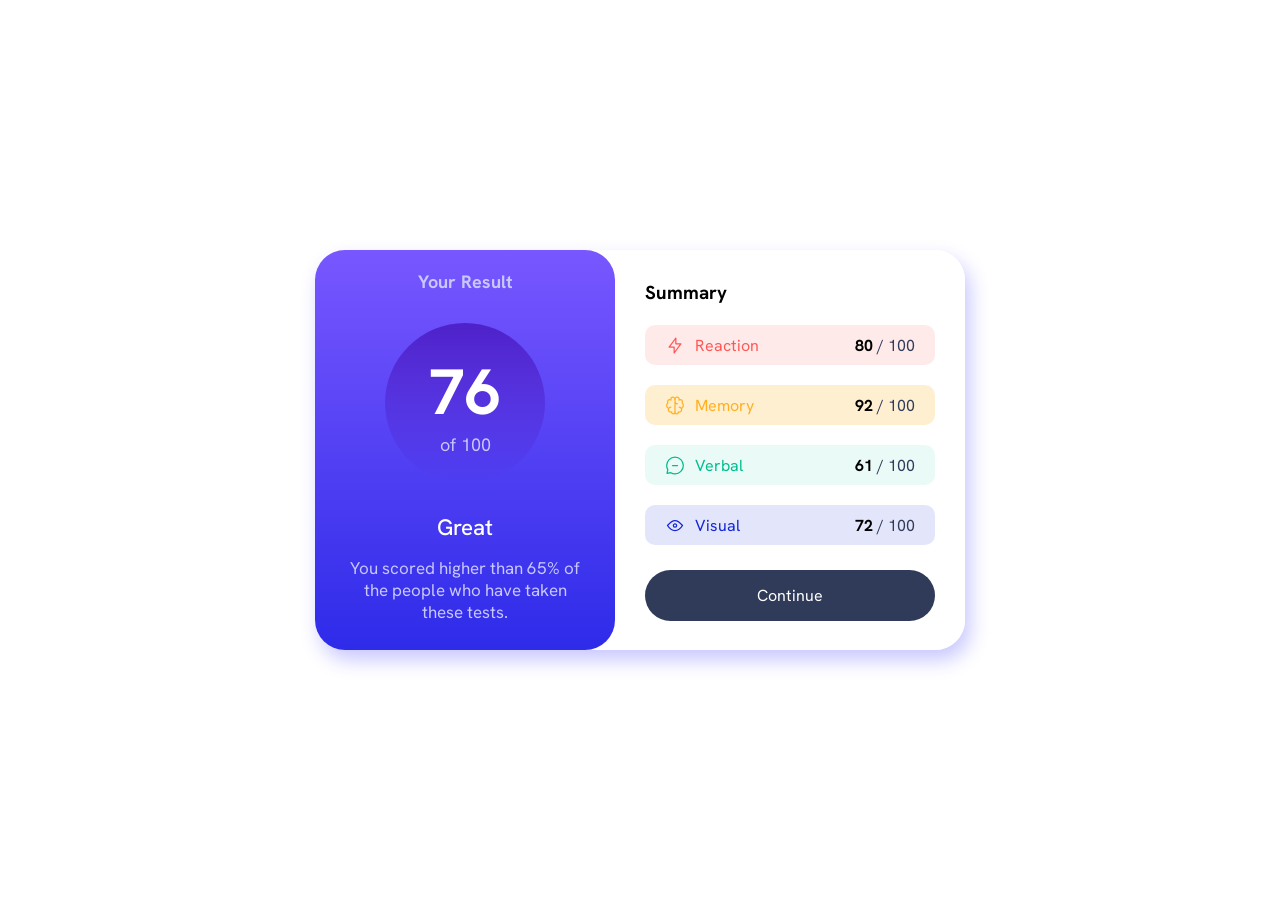
<file: index.html>
<!DOCTYPE html>
<html lang="en">
<head>
  <meta charset="UTF-8">
  <meta name="viewport" content="width=device-width, initial-scale=1.0"> 
  <link rel="icon" type="image/png" sizes="32x32" href="./assets/images/favicon-32x32.png"/>
  <title>Frontend Mentor | Results summary component</title>
  <link rel="stylesheet" href="./CSS/style.css"/>
</head>
<body>
  <div class="body">
    <header class="header">
        <div class="container">
            <h1 class="header__title copy">Your Result</h1>
          <div class="header__status">
              <h1 class="header__status__title">76</h1>
              <p class="copy">of 100</p>
          </div>
          <div class="header__copy">
              <h2 class="copy__title">Great</h2>
              <p class="copy">You scored higher than 65% of the people who have taken these tests.</p>
          </div>
        </div>
    </header>
    
    <main class="section">    

      <h3 class="section__title">Summary</h3>

      <div class="section__items">

        <div class="item item__red">
            <div class="icon">
              <img src="./assets/images/icon-reaction.svg">
              <p class="item__name--red">Reaction</p>
            </div>

            <p class="points"><span>80</span> / 100</p>
        </div>

        <div class="item item__yellow">
            <div class="icon">
              <img src="./assets/images/icon-memory.svg">
              <p class="item__name--yellow">Memory</p>
            </div>

            <p class="points"><span>92</span> / 100</p>
        </div>

        <div class="item item__green">
            <div class="icon">
              <img src="./assets/images/icon-verbal.svg">
              <p class="item__name--green">Verbal</p>
            </div>

            <p class="points"> <span>61</span> / 100</p>
        </div>

        <div class="item item__cobalt">
          <div class="icon">
            <img src="./assets/images/icon-visual.svg">
            <p class="item__name--cobalt">Visual</p>
          </div>

          <p class="points"><span>72</span> / 100</p>
        </div>

      </div>

      <a href="#" class="cta">Continue</a>

    </main> 
  </div>
</body>
</html>
</file>
<file: CSS/style.css>
@import url("https://fonts.googleapis.com/css2?family=Hanken+Grotesk:wght@500;700;800&display=swap");
* {
  margin: 0;
  padding: 0;
  box-sizing: border-box; }

body {
  font-family: 'Hanken Grotesk', sans-serif; }

.header .container, .header .header__copy, .header .header__status {
  display: flex;
  flex-direction: column;
  align-items: center; }

.copy {
  color: #c8c7ff;
  font-size: 18px; }

.header {
  background-image: linear-gradient(#7857ff, #2e2be9);
  color: white;
  padding: 20px;
  padding-bottom: 50px;
  border-radius: 0 0 30px 30px; }
  .header .container {
    width: 90%;
    margin: 0 auto;
    gap: 15px; }
  .header .header__copy {
    gap: 10px; }
    .header .header__copy .copy__title {
      font-size: 1.4rem;
      font-weight: 500; }
    .header .header__copy .copy {
      max-width: 300px;
      min-width: 300px;
      text-align: center; }
  .header .header__status {
    justify-content: center;
    background-image: linear-gradient(#4e21ca, rgba(36, 33, 202, 0));
    width: 130px;
    height: 130px;
    border-radius: 50%; }
    .header .header__status .header__status__title {
      font-size: 3rem; }

.section .item, .section .item .icon {
  display: flex;
  flex-direction: row; }

.section {
  width: 90%;
  margin: 20px auto; }
  .section .section__items {
    display: flex;
    flex-direction: column;
    gap: 20px;
    margin-top: 20px; }
  .section .item {
    justify-content: space-between;
    align-items: center;
    padding: 15px;
    height: 50px;
    border-radius: 10px; }
    .section .item .icon {
      gap: 10px; }

.section__items .item__red {
  background-color: rgba(255, 87, 87, 0.123); }
  .section__items .item__red .item__name--red {
    color: #ff5757; }
.section__items .item__red:hover {
  background-image: linear-gradient(to right, rgba(255, 87, 87, 0.568), rgba(255, 87, 87, 0.568) 80%, rgba(255, 87, 87, 0.199), rgba(255, 87, 87, 0.199) 20%); }
.section__items .item__yellow {
  background-color: rgba(255, 176, 31, 0.205); }
  .section__items .item__yellow .item__name--yellow {
    color: #ffb01f; }
.section__items .item__yellow:hover {
  background-image: linear-gradient(to right, rgba(255, 176, 31, 0.384), rgba(255, 176, 31, 0.384) 92%, rgba(255, 176, 31, 0.096), rgba(255, 176, 31, 0.096) 8%); }
.section__items .item__green {
  background-color: rgba(0, 189, 145, 0.082); }
  .section__items .item__green .item__name--green {
    color: #00bd91; }
.section__items .item__green:hover {
  background-image: linear-gradient(to right, rgba(0, 189, 145, 0.507), rgba(0, 189, 145, 0.507) 61%, rgba(0, 189, 145, 0.103), rgba(0, 189, 145, 0.103) 39%); }
.section__items .item__cobalt {
  background-color: rgba(17, 37, 212, 0.116); }
  .section__items .item__cobalt .item__name--cobalt {
    color: #1125d4; }
.section__items .item__cobalt:hover {
  background-image: linear-gradient(to right, rgba(17, 37, 212, 0.555), rgba(17, 37, 212, 0.555) 72%, rgba(17, 37, 212, 0.082), rgba(17, 37, 212, 0.082) 28%); }

.points {
  color: #303b5a; }
  .points span {
    color: #000;
    font-weight: 700; }

.cta {
  display: block;
  width: 100%;
  margin: 40px auto;
  padding: 20px 0;
  border-radius: 50px;
  background-color: #303b5a;
  text-decoration: none;
  text-align: center;
  color: #fff; }

@media screen and (min-width: 650px) {
  body {
    display: flex;
    flex-direction: row;
    justify-content: center;
    align-items: center;
    min-height: 100vh; }

  .body {
    display: flex;
    flex-direction: row;
    justify-content: center;
    align-items: center;
    border-radius: 30px;
    background-color: white;
    box-shadow: 5px 10px 20px #c8c7ff; }

  .header {
    min-height: 400px;
    max-height: 400px;
    min-width: 300px;
    max-width: 300px;
    border-radius: 30px; }
    .header .container {
      gap: 30px; }
    .header .header__status {
      height: 160px;
      width: 160px; }
      .header .header__status .header__status__title {
        font-size: 4rem; }
    .header .header__copy {
      gap: 15px; }
      .header .header__copy .copy {
        font-size: 17px;
        min-width: 234px;
        max-width: 324px; }

  .section {
    width: 350px;
    height: 400px;
    margin: 0;
    padding: 30px;
    background-color: white;
    border-radius: 30px; }
    .section .item {
      padding: 20px;
      height: 40px; }
    .section .cta {
      padding: 15px;
      margin: 25px auto; } }

/*# sourceMappingURL=style.css.map */
</file>
